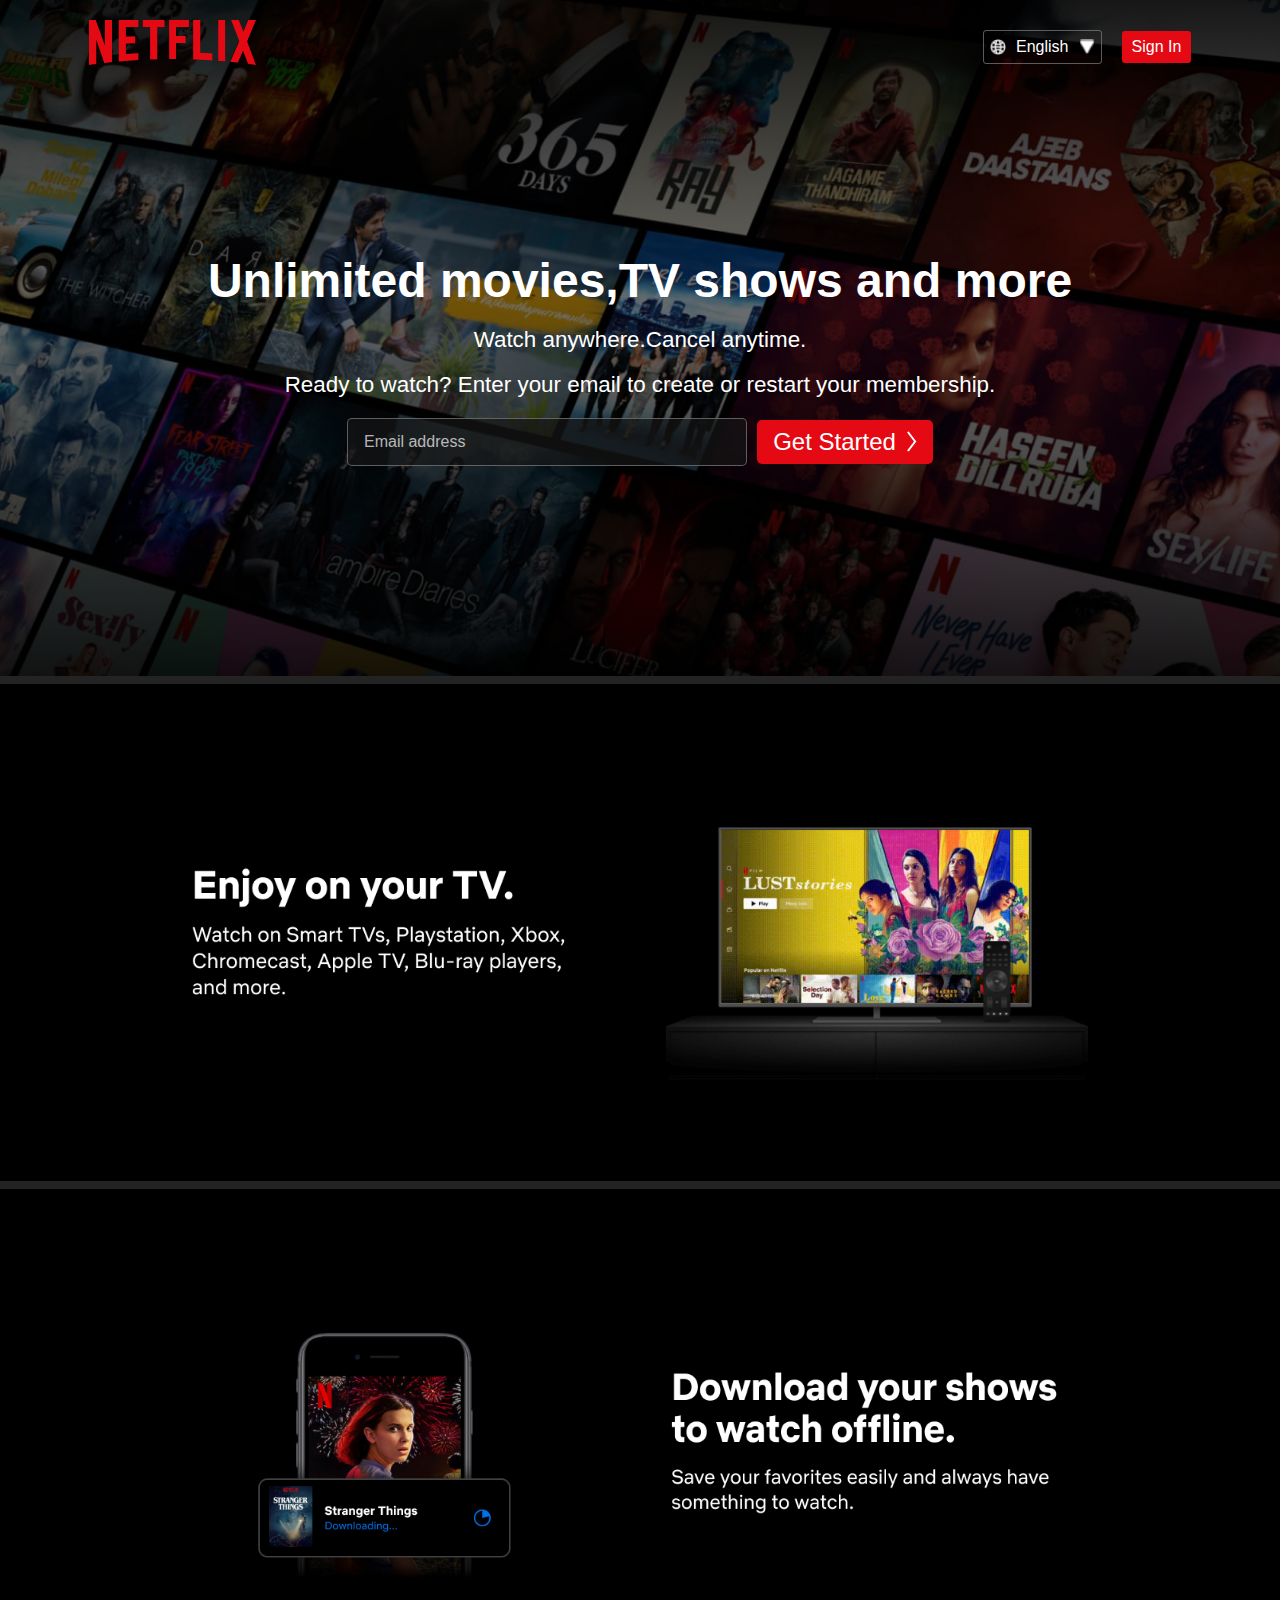
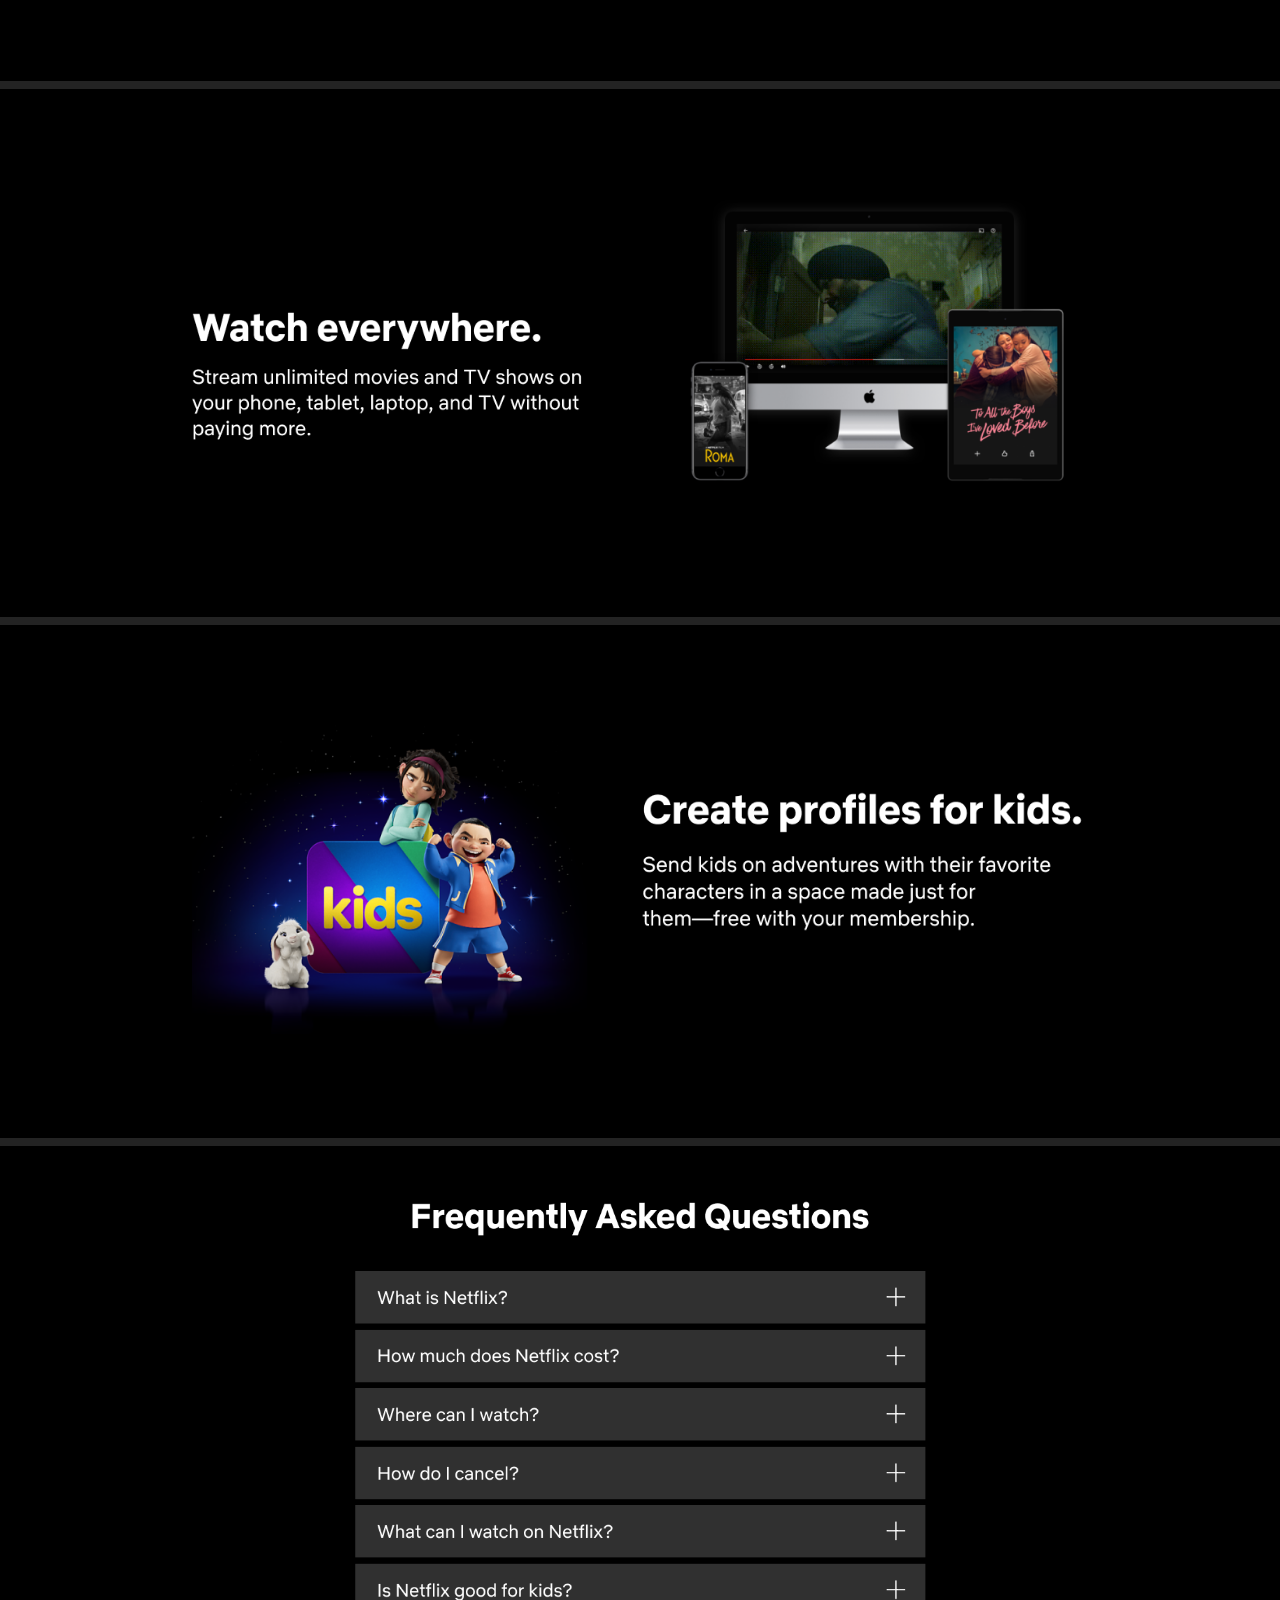
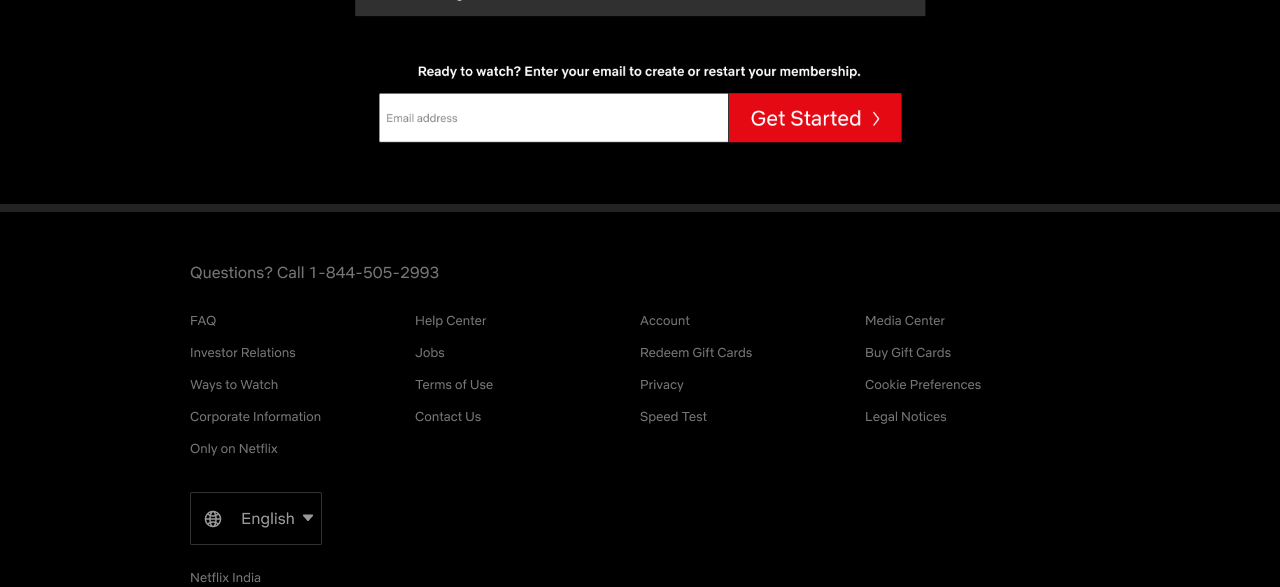
<file: index.html>
<!DOCTYPE html>
<html lang="en">

<head>
  <meta charset="UTF-8">
  <meta name="viewport" content="width=device-width, initial-scale=1.0">
  <title>Netflix</title>
  <link rel="icon" href="./assets/favicon.png" type="image/x-icon">
  <link rel="stylesheet" href="style.css">
 
</head>

<body>
  <div class="hero_container">
    <!-- Hero Section -->
    <div class="hero_section">
      <nav>
        <div class="logo">
          <img src="./assets/Logo.png" alt="">
        </div>
        <div class="nav-btns">
          <button class="language-btn">
            <img src="./assets/languageBtnImage1.png" alt="">
            <span>English</span>
            <img src="./assets/languageBtnImage2.png" alt="">
          </button>
          <button class="signIn-btn">
            <a href="./signupPage/SignUp.html">
              Sign In
            </a>
          </button>
        </div>
      </nav>
      <div class="hero_content">
        <h1>Unlimited movies,TV shows and more</h1>
        <p>Watch anywhere.Cancel anytime.</p>
        <p>Ready to watch? Enter your email to create or restart your membership.</p>
        <div class="email_input">
          <input type="text" id="email" placeholder="Email address">
          <button onclick="signUp()">
              Get Started
              <img src="./assets/right-arrow.png" alt="">
          </button>
        </div>
      </div>
    </div>
    <div class="divider"></div>
    <div class="landing_page_content">
      <img src="./assets/landing_rectangleImage1.png" alt="">
      <div class="divider"></div>
      <img src="./assets/landing_rectangleImage2.png" alt="">
      <div class="divider"></div>
      <img src="./assets/landing_rectangleImage3.png" alt="">
      <div class="divider"></div>
      <img src="./assets/landing_rectangleImage4.png" alt="">
      <div class="divider"></div>
    </div>
    <!-- FAQs Section -->
    <div class="FAQ_section">
      <img src="./assets/FAQ-image.png" alt="">
      <div class="divider"></div>
    </div>
    <!-- Footer Section -->
    <div class="footer">
      <img src="./assets/FooterImage.png" alt="">
    </div>
  </div>

  <script src="./index.js"></script>
</body>

</html>
</file>
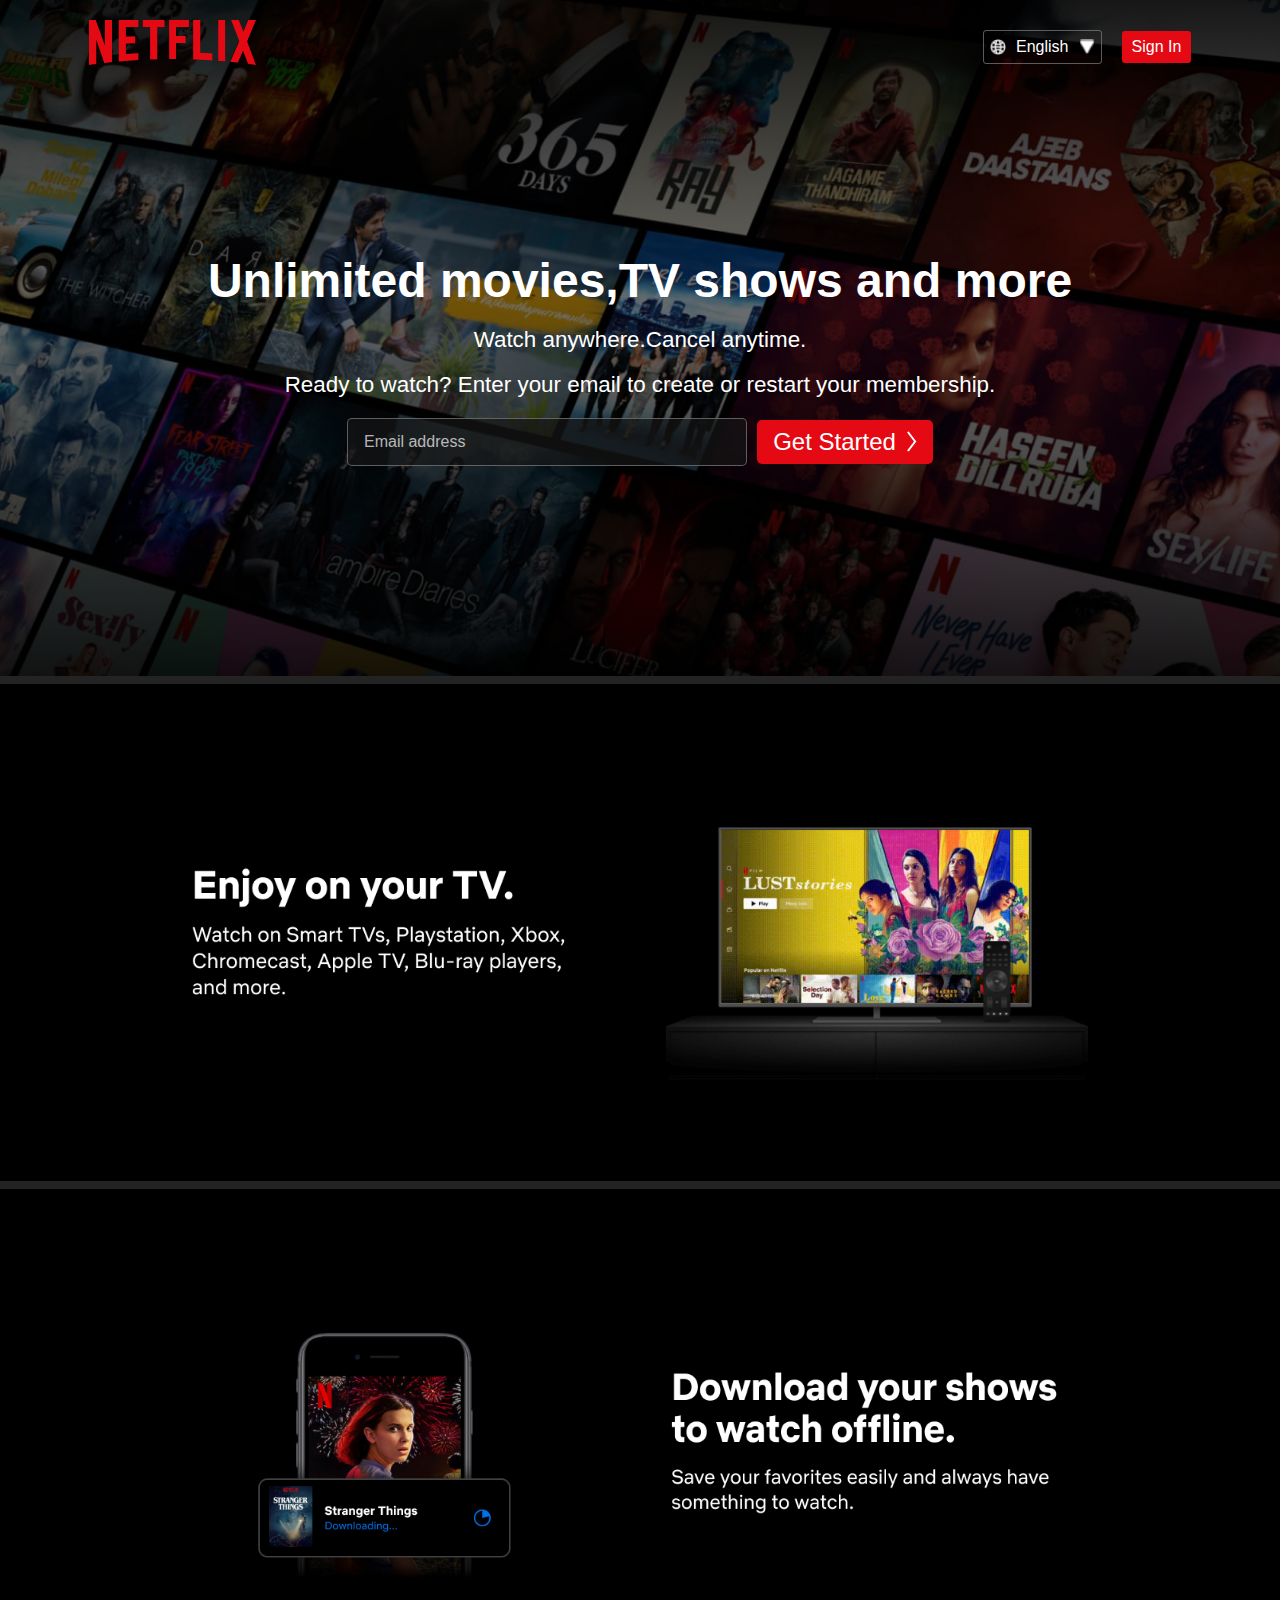
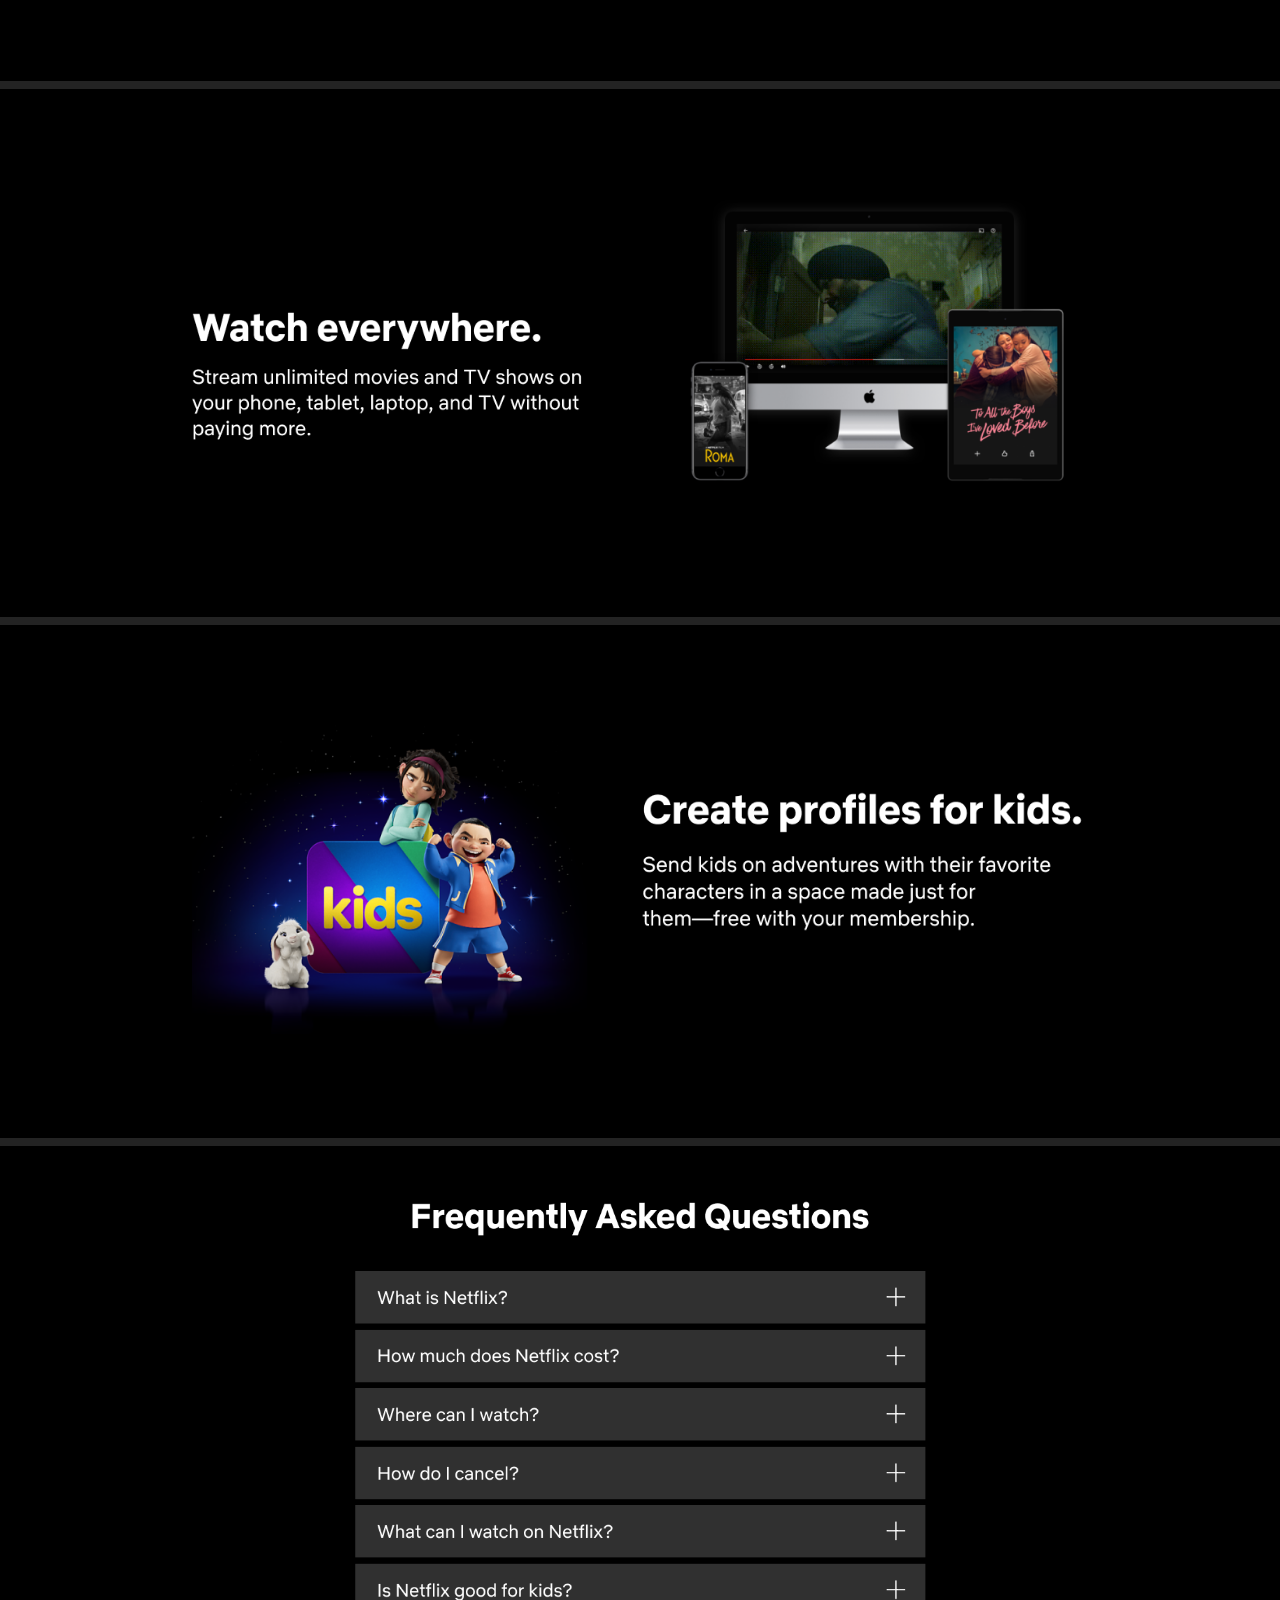
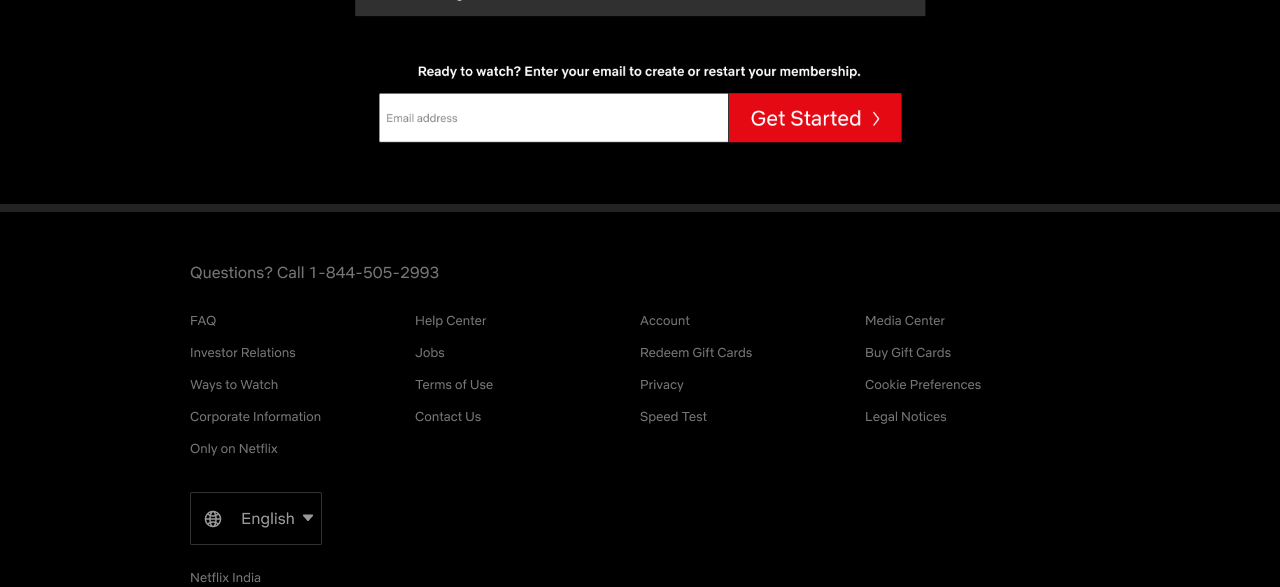
<file: landingPage.html>
<!DOCTYPE html>
<html lang="en">

<head>
  <meta charset="UTF-8">
  <meta name="viewport" content="width=device-width, initial-scale=1.0">
  <title>Netflix</title>
  <link rel="icon" href="./assets/favicon.png" type="image/x-icon">
  <link rel="stylesheet" href="landingPageStyles.css">
</head>

<body>
  <div class="hero_container">
    <!-- Hero Section -->
    <div class="hero_section">
      <nav>
        <div class="logo">
          <img src="./assets/Logo.png" alt="">
        </div>
        <div class="nav-btns">
          <button class="language-btn">
            <img src="./assets/languageBtnImage1.png" alt="">
            <span>English</span>
            <img src="./assets/languageBtnImage2.png" alt="">
          </button>
          <button class="signIn-btn">
            <a href="./signupPage/SignUp.html">
              Sign In
            </a>
          </button>
        </div>
      </nav>
      <div class="hero_content">
        <h1>Unlimited movies,TV shows and more</h1>
        <p>Watch anywhere.Cancel anytime.</p>
        <p>Ready to watch? Enter your email to create or restart your membership.</p>
        <div class="email_input">
          <input type="text" id="email" placeholder="Email address">
          <button onclick="signUp()">
              Get Started
              <img src="./assets/right-arrow.png" alt="">
          </button>
        </div>
      </div>
    </div>
    <div class="divider"></div>
    <div class="landing_page_content">
      <img src="./assets/landing_rectangleImage1.png" alt="">
      <div class="divider"></div>
      <img src="./assets/landing_rectangleImage2.png" alt="">
      <div class="divider"></div>
      <img src="./assets/landing_rectangleImage3.png" alt="">
      <div class="divider"></div>
      <img src="./assets/landing_rectangleImage4.png" alt="">
      <div class="divider"></div>
    </div>
    <!-- FAQs Section -->
    <div class="FAQ_section">
      <img src="./assets/FAQ-image.png" alt="">
      <div class="divider"></div>
    </div>
    <!-- Footer Section -->
    <div class="footer">
      <img src="./assets/FooterImage.png" alt="">
    </div>
  </div>
  <script src="./landingPage.js"></script>
</body>

</html>
</file>
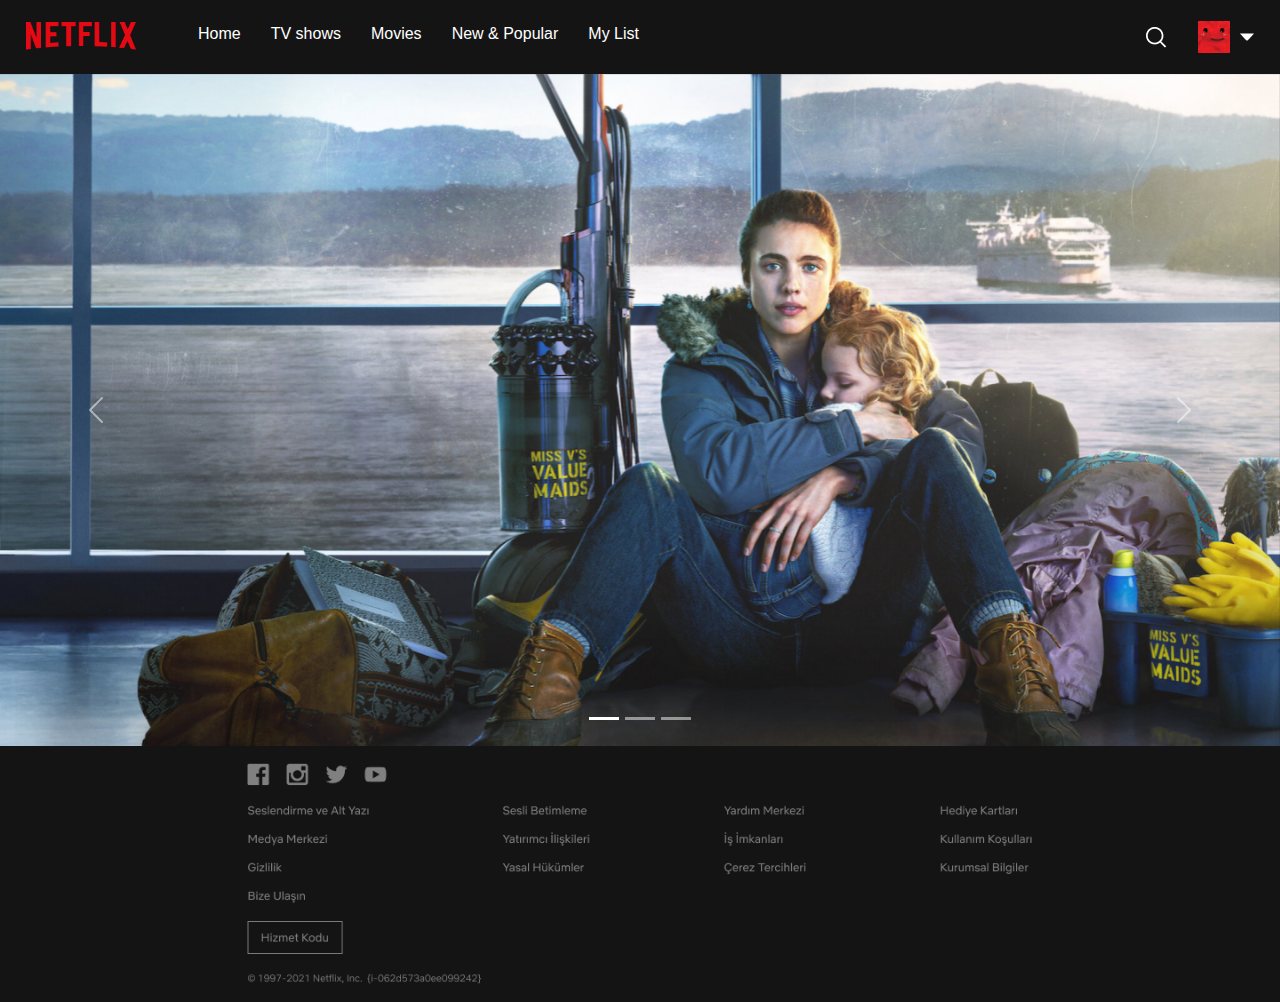
<file: homePage/HomePage.html>
<!DOCTYPE html>
<html lang="en">

<head>
  <meta charset="UTF-8">
  <meta name="viewport" content="width=device-width, initial-scale=1.0">
  <title>Netflix-movies</title>
  <link rel="icon" href="../assets/favicon.png" type="image/x-icon">
  <link rel="stylesheet" href="./HomePage.css">
  <link href="https://cdn.jsdelivr.net/npm/bootstrap@5.3.3/dist/css/bootstrap.min.css" rel="stylesheet"
    integrity="sha384-QWTKZyjpPEjISv5WaRU9OFeRpok6YctnYmDr5pNlyT2bRjXh0JMhjY6hW+ALEwIH" crossorigin="anonymous">
  <link rel="stylesheet" href="../main.css">
  <link rel="stylesheet" href="https://cdn.jsdelivr.net/npm/swiper@11/swiper-bundle.min.css" />
</head>

<body>
  <header>
    <nav>
      <div class="nav-left">
        <div class="logo">
          <img src="../assets/Logo.png" alt="">
        </div>
        <div class="nav-list">
          <ul>
            <li>Home</li>
            <li>TV shows</li>
            <li>Movies</li>
            <li>New & Popular</li>
            <li>My List</li>
          </ul>
        </div>
      </div>
      <div class="nav-right">
        <div class="search-input">
          <input type="text" placeholder="Search for movies.." />
          <img src="../assets/searchImg.png" alt="">
        </div>
        <div class="user">
          <img src="../assets/avatar.png" alt="">
          <img src="../assets/DownArrow.png" alt="">
        </div>
      </div>
    </nav>
  </header>
  <main>
    <section class="main-section1">
      <div id="carouselExampleIndicators" class="carousel slide" data-bs-ride="carousel">
        <div class="carousel-indicators">
          <button type="button" data-bs-target="#carouselExampleIndicators" data-bs-slide-to="0" class="active"
            aria-current="true" aria-label="Slide 1"></button>
          <button type="button" data-bs-target="#carouselExampleIndicators" data-bs-slide-to="1"
            aria-label="Slide 2"></button>
          <button type="button" data-bs-target="#carouselExampleIndicators" data-bs-slide-to="2"
            aria-label="Slide 3"></button>
        </div>
        <div class="carousel-inner">
          <div class="carousel-item active">
            <img src="../assets/homepage-background.png" class="d-block w-100" alt="...">
          </div>
          <div class="carousel-item">
            <img src="../assets/homepage-background2.png" class="d-block w-100" alt="...">
          </div>
          <div class="carousel-item">
            <img src="../assets/homepage-background3.png" class="d-block w-100" alt="...">
          </div>
        </div>
        <button class="carousel-control-prev" type="button" data-bs-target="#carouselExampleIndicators"
          data-bs-slide="prev">
          <span class="carousel-control-prev-icon" aria-hidden="true"></span>
          <span class="visually-hidden">Previous</span>
        </button>
        <button class="carousel-control-next" type="button" data-bs-target="#carouselExampleIndicators"
          data-bs-slide="next">
          <span class="carousel-control-next-icon" aria-hidden="true"></span>
          <span class="visually-hidden">Next</span>
        </button>
      </div>
    </section>
    <section class="main-section2">
      <!-- sliders -->
      <div class="swiper mySwiper">
        <div class="swiper-wrapper">
        </div>
        <div class="swiper-button-next"></div>
        <div class="swiper-button-prev"></div>
      </div>
    </section>
  </main>
  <footer>
    <img src="../assets/homepage-footer.png" alt="">
  </footer>

  <script src="https://cdn.jsdelivr.net/npm/bootstrap@5.3.3/dist/js/bootstrap.bundle.min.js"
    integrity="sha384-YvpcrYf0tY3lHB60NNkmXc5s9fDVZLESaAA55NDzOxhy9GkcIdslK1eN7N6jIeHz"
    crossorigin="anonymous"></script>
  <script src="https://cdn.jsdelivr.net/npm/swiper@11/swiper-bundle.min.js"></script>
  <script src="Homepage.js"></script>
</body>

</html>
</file>
<file: style.css>
* {
    margin: 0;
    padding: 0;
    box-sizing: border-box;
    color: rgb(255, 255, 255);
    font-family: Netflix Sans, Helvetica Neue, Segoe UI, Roboto, Ubuntu, sans-serif;
}

.hero_container {
    background-color: black;
    display: flex;
    flex-direction: column;
    justify-content: center;
    align-items: center;
}

.hero_section {
    background: url("./assets/HeroImage1.png");
    background-repeat: no-repeat;
    background-position: center;
    background-size: cover;
    height: fit-content;
    width: 100%;
    padding-bottom: 50px;
}

nav {
    width: 100%;
    display: flex;
    justify-content: space-around;
    align-items: center;
    gap: 50%;
    padding: 20px 30px;
}

.nav-btns {
    display: flex;
    justify-content: center;
    align-items: center;
    gap: 20px;
}

.language-btn {
    background: transparent;
    display: flex;
    justify-content: center;
    align-items: center;
    gap: 10px;
    font-size: 1rem;
    font-weight: 400;
    color: rgb(255, 255, 255);
    border: 1px solid rgba(128, 128, 128, 0.7);
    border-radius: 3px;
    padding: 4px 6px;
    line-height: 1.5rem;
}

.language-btn img {
    height: 1rem;
    width: 1rem;
}

.signIn-btn {
    background-color: rgb(229, 9, 20);
    font-size: 1rem;
    border-radius: 3px;
    border: none;
    padding: 4px 10px;
    line-height: 1.5rem;
    min-width: fit-content;
}
.signIn-btn a{
    text-decoration: none;
    color: #FFFFFF;
}
.signIn-btn:hover {
    background-color: rgb(229, 9, 20, 0.9);
    cursor: pointer;
}

.divider {
    width: 100%;
    height: 0.5rem;
    background-color: rgb(35, 35, 35);
}

.hero_content {
    width: 100%;
    display: flex;
    flex-direction: column;
    align-items: center;
    gap: 1.2rem;
    height: fit-content;
    margin: 10rem 0rem;
    text-align: center;
}

.hero_content h1 {
    font-size: 3rem;
    font-weight: 900;
}

.hero_content p {
    font-size: 1.4rem;
    font-weight: 400;
}

.email_input {
    display: flex;
    justify-content: center;
    align-items: center;
    gap: 10px;
    width: 100%;
}

.email_input input {
    font-size: 1rem;
    font-weight: 400;
    line-height: 1.5;
    background: rgba(22, 22, 22, 0.7);
    border: 1px solid rgba(128, 128, 128, 0.7);
    border-radius: 5px;
    outline: none;
    padding: 0.7rem 1rem;
    width: 25rem;
}

::placeholder {
    color: rgba(255, 255, 255, 0.7);
}

.email_input button {
    background: rgb(229, 9, 20);
    padding: 0.5rem 1rem;
    font-size: 24px;
    display: flex;
    align-items: center;
    gap: 10px;
    justify-content: center;
    border: none;
    border-radius: 5px;
    width: 11rem;
}

/* landing_page CSS */
.landing_page_content {
    width: 100%;
    display: flex;
    flex-direction: column;
    justify-content: center;
    align-items: center;
    gap: 100px;
    padding-top: 80px;
}

.landing_page_content img {
    padding: 0% 15%;
    width: 100%;
}
.FAQ_section{
    margin-top: 50px;
    margin-bottom: 50px;
}
.FAQ_section img{
    width: 100%;
    padding-bottom: 50px;
}
.footer img{
    width: 100%;
}
</file>
<file: landingPageStyles.css>
* {
    margin: 0;
    padding: 0;
    box-sizing: border-box;
    color: rgb(255, 255, 255);
    font-family: Netflix Sans, Helvetica Neue, Segoe UI, Roboto, Ubuntu, sans-serif;
}

.hero_container {
    background-color: black;
    display: flex;
    flex-direction: column;
    justify-content: center;
    align-items: center;
}

.hero_section {
    background: url("./assets/HeroImage1.png");
    background-repeat: no-repeat;
    background-position: center;
    background-size: cover;
    height: fit-content;
    width: 100%;
    padding-bottom: 50px;
}

nav {
    width: 100%;
    display: flex;
    justify-content: space-around;
    align-items: center;
    gap: 50%;
    padding: 20px 30px;
}

.nav-btns {
    display: flex;
    justify-content: center;
    align-items: center;
    gap: 20px;
}

.language-btn {
    background: transparent;
    display: flex;
    justify-content: center;
    align-items: center;
    gap: 10px;
    font-size: 1rem;
    font-weight: 400;
    color: rgb(255, 255, 255);
    border: 1px solid rgba(128, 128, 128, 0.7);
    border-radius: 3px;
    padding: 4px 6px;
    line-height: 1.5rem;
}

.language-btn img {
    height: 1rem;
    width: 1rem;
}

.signIn-btn {
    background-color: rgb(229, 9, 20);
    font-size: 1rem;
    border-radius: 3px;
    border: none;
    padding: 4px 10px;
    line-height: 1.5rem;
    min-width: fit-content;
}
.signIn-btn a{
    text-decoration: none;
}
.signIn-btn:hover {
    background-color: rgb(229, 9, 20, 0.9);
    cursor: pointer;
}

.divider {
    width: 100%;
    height: 0.5rem;
    background-color: rgb(35, 35, 35);
}

.hero_content {
    width: 100%;
    display: flex;
    flex-direction: column;
    align-items: center;
    gap: 1.2rem;
    height: fit-content;
    margin: 10rem 0rem;
    text-align: center;
}

.hero_content h1 {
    font-size: 3rem;
    font-weight: 900;
}

.hero_content p {
    font-size: 1.4rem;
    font-weight: 400;
}

.email_input {
    display: flex;
    justify-content: center;
    align-items: center;
    gap: 10px;
    width: 100%;
}

.email_input input {
    font-size: 1rem;
    font-weight: 400;
    line-height: 1.5;
    background: rgba(22, 22, 22, 0.7);
    border: 1px solid rgba(128, 128, 128, 0.7);
    border-radius: 5px;
    outline: none;
    padding: 0.7rem 1rem;
    width: 25rem;
}

::placeholder {
    color: rgba(255, 255, 255, 0.7);
}

.email_input button {
    background: rgb(229, 9, 20);
    padding: 0.5rem 1rem;
    font-size: 24px;
    display: flex;
    align-items: center;
    gap: 10px;
    justify-content: center;
    border: none;
    border-radius: 5px;
    width: 11rem;
}

/* landing_page CSS */
.landing_page_content {
    width: 100%;
    display: flex;
    flex-direction: column;
    justify-content: center;
    align-items: center;
    gap: 100px;
    padding-top: 80px;
}

.landing_page_content img {
    padding: 0% 15%;
    width: 100%;
}
.FAQ_section{
    margin-top: 50px;
    margin-bottom: 50px;
}
.FAQ_section img{
    width: 100%;
    padding-bottom: 50px;
}
.footer img{
    width: 100%;
}
</file>
<file: homePage/HomePage.css>
* {
    margin: 0;
    padding: 0;
    box-sizing: border-box;
}
body{
    background-color: rgb(20, 20, 20) !important;
}
nav {
    background-color: rgb(20, 20, 20);
    display: flex;
    justify-content: space-between;
    align-items: center;
    padding: 12px 26px;
    height: 100%;
}

.nav-left,
.nav-right {
    height: 100%;
    display: flex;
    align-items: center;
    gap: 30px;
}

.logo img {
    height: 30px;
    width: 110px;
}

.nav-list ul {
    display: flex;
    justify-content: center;
    align-items: center;
    gap: 30px;
}

.nav-list ul li {
    list-style: none;
    margin-top: 10px;
}

.user,
.search-input {
    display: flex;
    justify-content: center;
    align-items: center;
    gap: 10px;
}

.search-input input {
    display: none;
}

.user>img {
    height: 32px;
    width: 32px;
}

.user img:nth-child(2) {
    height: 14px;
    width: 14px;
}

.carousel-inner {
    height: 42rem;
}

footer img {
    width: 100%;
}

/* Slider css */
.swiper {
    width: 100%;
    height: 100%;
  }

  .swiper-slide {
    text-align: center;
    font-size: 18px;
    display: flex;
    justify-content: center;
    align-items: center;
    width: 18rem !important;
    height: 24rem !important;
}

.swiper-slide img {
    width: 100%;
    height: 100%;
    object-fit:cover;
    object-position: center;
  }
  .swiper-button-next,.swiper-button-prev{
    color: #FFFFFF !important;
  }
  .main-section2{
    display: flex;
    flex-direction: column;
    justify-content: center;
    align-items: center;
    gap: 100px;
  }
</file>
<file: main.css>
*{
    margin: 0;
    padding: 0;
    box-sizing: border-box;
    color: rgb(255, 255, 255);
    font-family: Netflix Sans, Helvetica Neue, Segoe UI, Roboto, Ubuntu, sans-serif;
}
</file>
